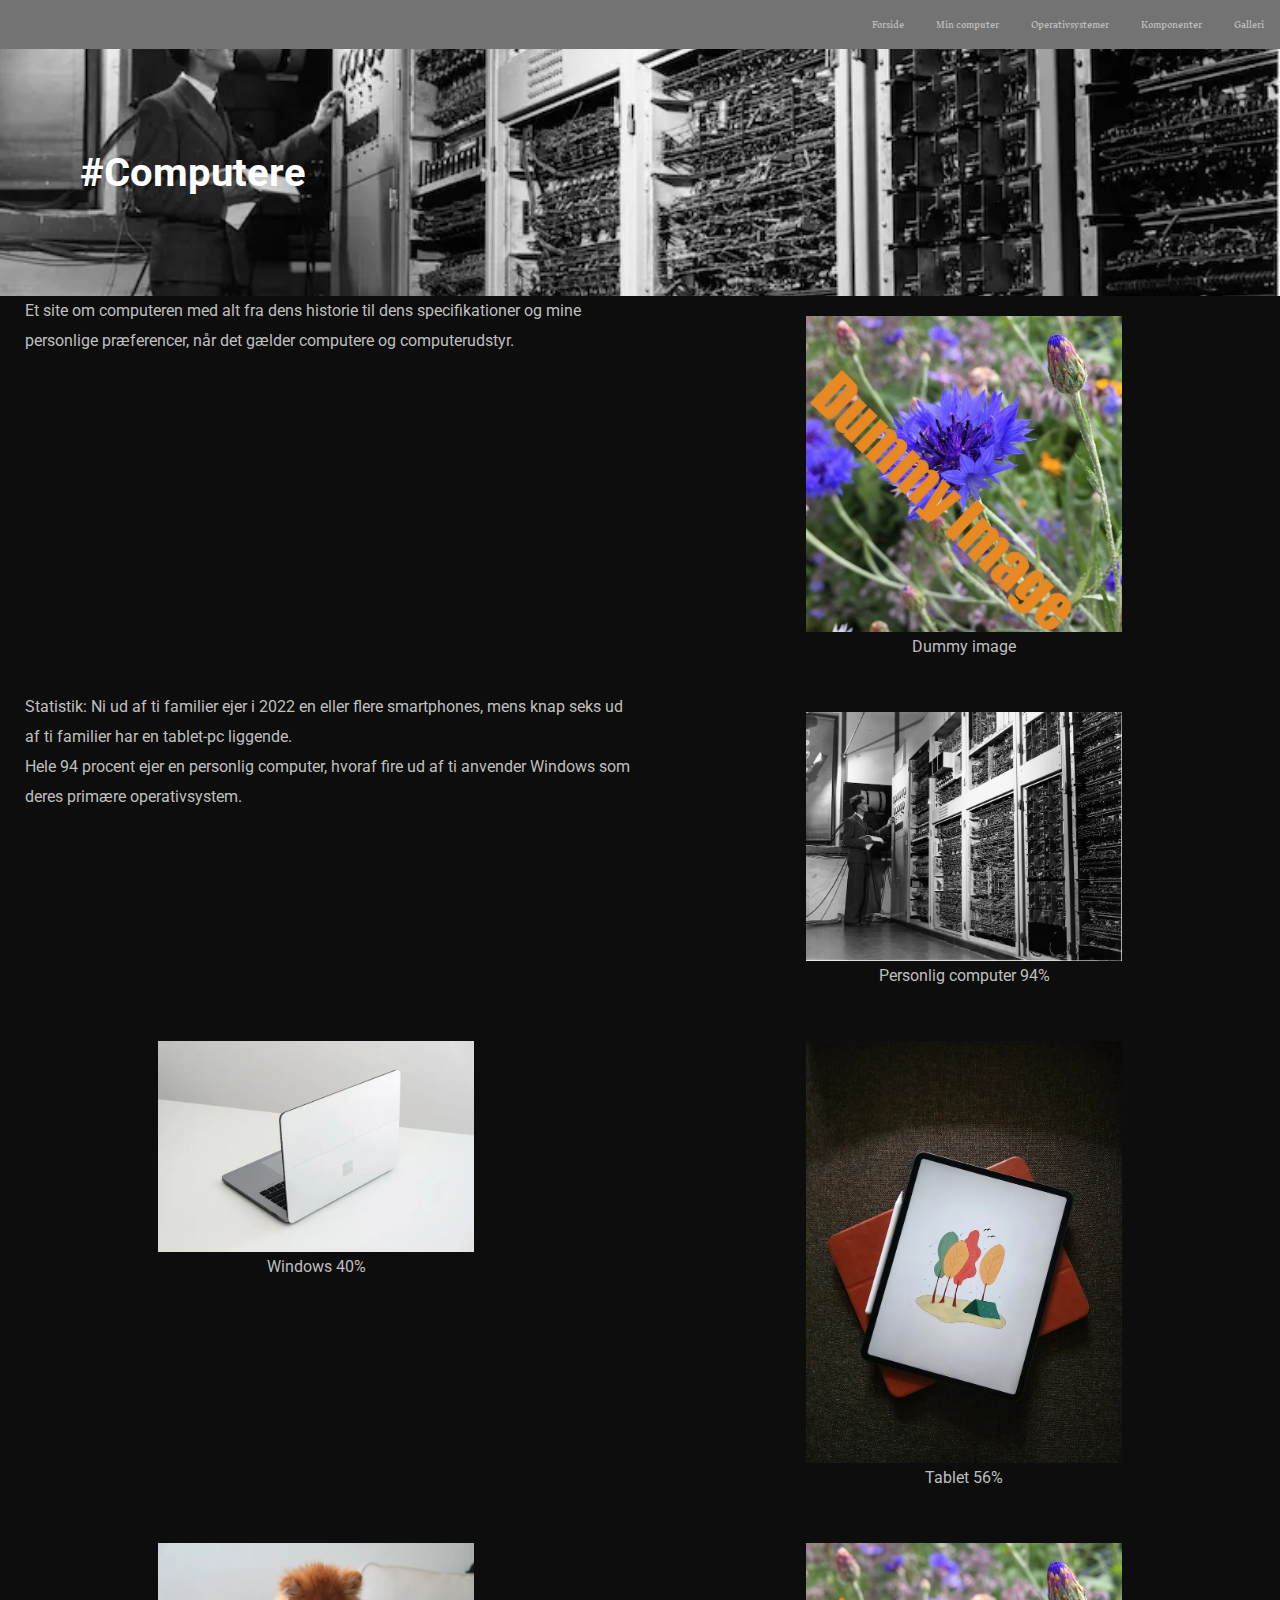
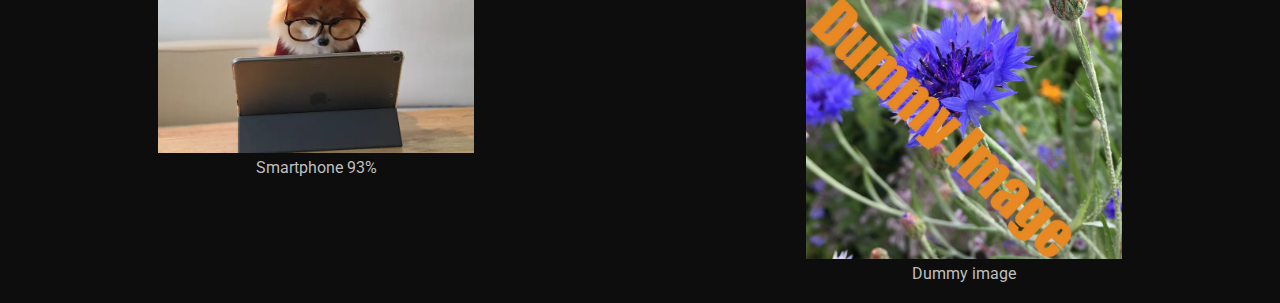
<file: index.html>
<!DOCTYPE html>
<html lang="da">
  <head>
    <meta charset="UTF-8" />
    <meta name="viewport" content="width=device-width, intial-scale=1.0" />
    <link rel="stylesheet" href="css/generel.css" />
    <!--Fonts-->
    <link rel="preconnect" href="https://fonts.googleapis.com" />
    <link rel="preconnect" href="https://fonts.gstatic.com" crossorigin />
    <link
      href="https://fonts.googleapis.com/css2?family=BioRhyme:wght@200..800&display=swap"
      rel="stylesheet"
    />
    <link rel="preconnect" href="https://fonts.googleapis.com" />
    <link rel="preconnect" href="https://fonts.gstatic.com" crossorigin />
    <link
      href="https://fonts.googleapis.com/css2?family=Inknut+Antiqua:wght@300;400;500;600;700;800;900&display=swap"
      rel="stylesheet"
    />
    <link rel="preconnect" href="https://fonts.googleapis.com" />
    <link rel="preconnect" href="https://fonts.gstatic.com" crossorigin />
    <link
      href="https://fonts.googleapis.com/css2?family=Roboto:ital,wght@0,100..900;1,100..900&display=swap"
      rel="stylesheet"
    />

    <title>Forside</title>
  </head>

  <body>
    <header>
      <nav>
        <ul>
          <li>
            <a href="galleri.html"><h6>Galleri</h6></a>
          </li>
          <li>
            <a href="komponenter.html"><h6>Komponenter</h6> </a>
          </li>
          <li>
            <a href="operativsystemer.html"><h6>Operativsystemer</h6> </a>
          </li>
          <li>
            <a href="min_computer.html"><h6>Min computer</h6> </a>
          </li>
          <li>
            <a href="index.html"><h6>Forside</h6></a>
          </li>
        </ul>
      </nav>
    </header>
    <h1>#Computere</h1>
    <main>
      <p>
        Et site om computeren med alt fra dens historie til dens specifikationer
        og mine personlige præferencer, når det gælder computere og
        computerudstyr.
      </p>
      <figure>
        <img src="imgs/dummy-image.webp" alt="dummy" />
        <figcaption>Dummy image</figcaption>
      </figure>
      <p>
        Statistik: Ni ud af ti familier ejer i 2022 en eller flere smartphones,
        mens knap seks ud af ti familier har en tablet-pc liggende. <br />
        Hele 94 procent ejer en personlig computer, hvoraf fire ud af ti
        anvender Windows som deres primære operativsystem.
      </p>
      <figure>
        <img src="imgs/computer-old.webp" alt="computer" />
        <figcaption>Personlig computer 94%</figcaption>
      </figure>
      <figure>
        <img src="imgs/windows.webp" alt="windows" />
        <figcaption>Windows 40%</figcaption>
      </figure>
      <figure>
        <img src="imgs/tablet.webp" alt="tablet" />
        <figcaption>Tablet 56%</figcaption>
      </figure>
      <figure>
        <img src="imgs/mac.webp" alt="mac" />
        <figcaption>Smartphone 93%</figcaption>
      </figure>
      <figure>
        <img src="imgs/dummy-image.webp" alt="dummy" />
        <figcaption>Dummy image</figcaption>
      </figure>
    </main>

    <footer></footer>
  </body>
</html>
</file>
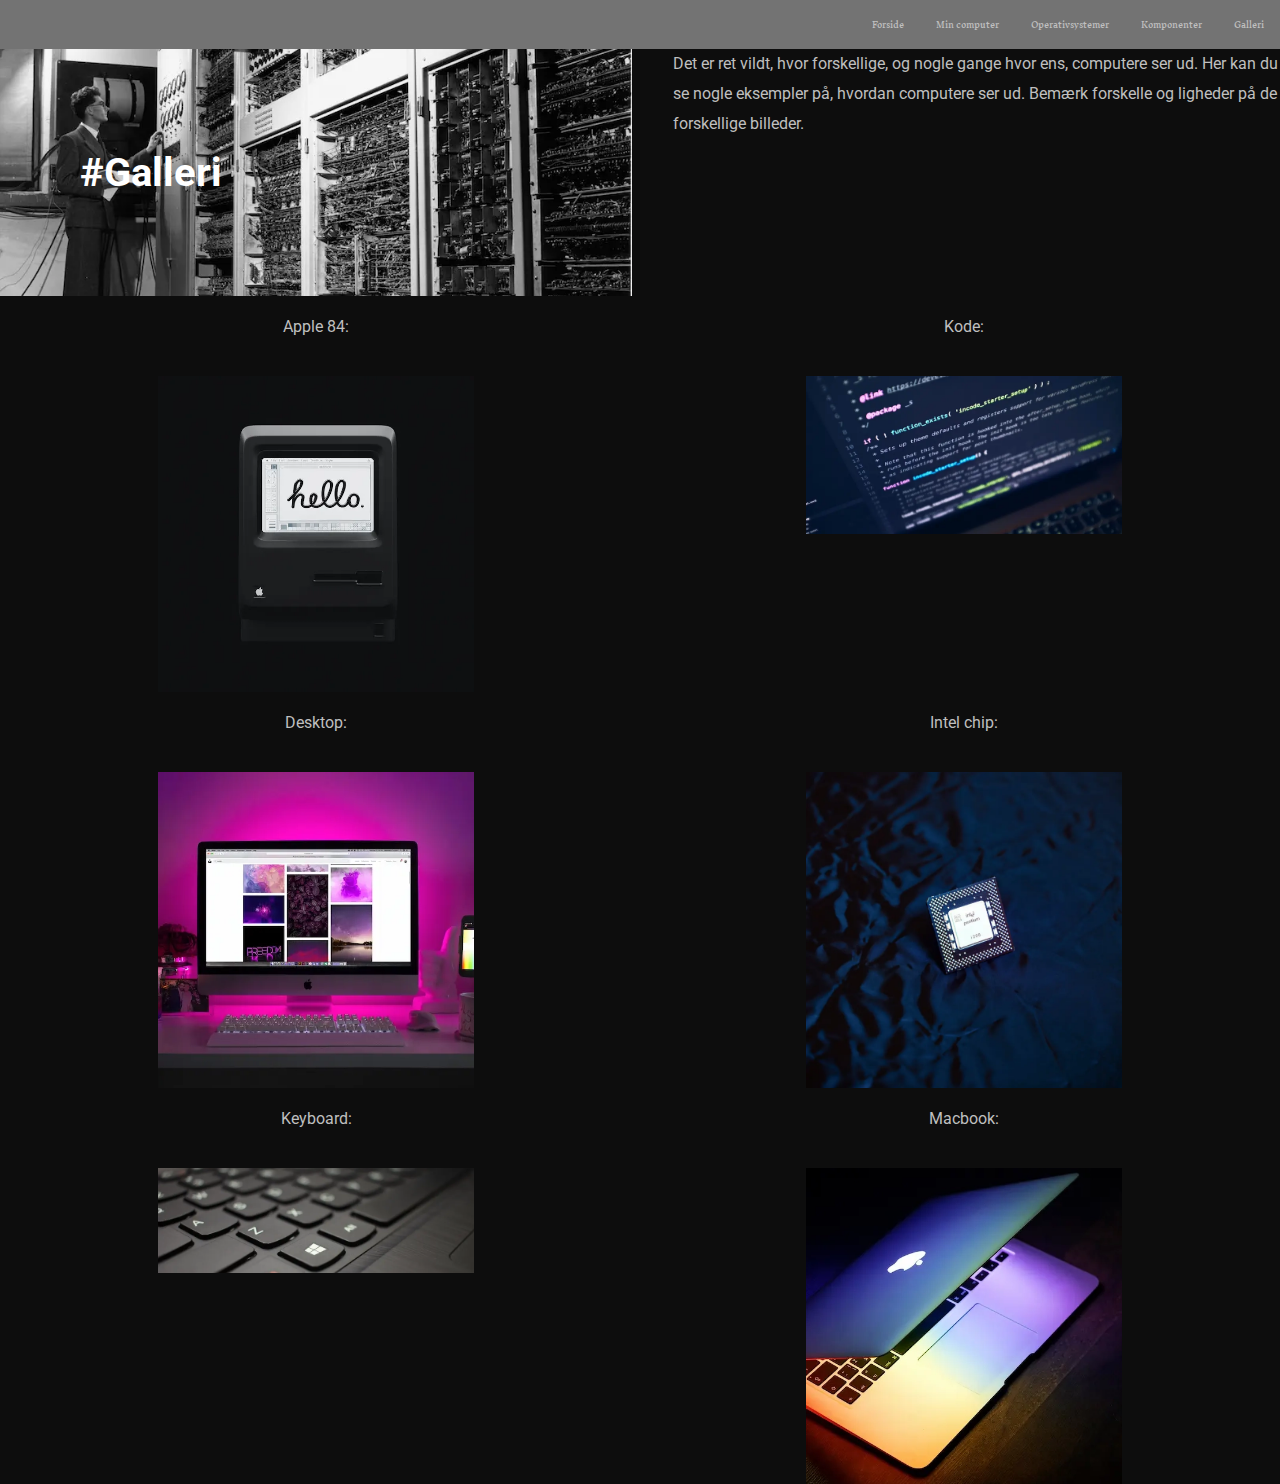
<file: galleri.html>
<!DOCTYPE html>
<html lang="da">
  <head>
    <meta charset="UTF-8" />
    <meta name="viewport" content="width=device-width, intial-scale=1.0" />
    <link rel="stylesheet" href="css/generel.css" />
    <!--Fonts-->
    <link rel="preconnect" href="https://fonts.googleapis.com" />
    <link rel="preconnect" href="https://fonts.gstatic.com" crossorigin />
    <link
      href="https://fonts.googleapis.com/css2?family=BioRhyme:wght@200..800&display=swap"
      rel="stylesheet"
    />
    <link rel="preconnect" href="https://fonts.googleapis.com" />
    <link rel="preconnect" href="https://fonts.gstatic.com" crossorigin />
    <link
      href="https://fonts.googleapis.com/css2?family=Inknut+Antiqua:wght@300;400;500;600;700;800;900&display=swap"
      rel="stylesheet"
    />
    <link rel="preconnect" href="https://fonts.googleapis.com" />
    <link rel="preconnect" href="https://fonts.gstatic.com" crossorigin />
    <link
      href="https://fonts.googleapis.com/css2?family=Roboto:ital,wght@0,100..900;1,100..900&display=swap"
      rel="stylesheet"
    />
    <title>Galleri</title>
  </head>

  <body>
    <header>
      <nav>
        <ul>
          <li>
            <a href="galleri.html"><h6>Galleri</h6></a>
          </li>
          <li>
            <a href="komponenter.html"><h6>Komponenter</h6> </a>
          </li>
          <li>
            <a href="operativsystemer.html"><h6>Operativsystemer</h6> </a>
          </li>
          <li>
            <a href="min_computer.html"><h6>Min computer</h6> </a>
          </li>
          <li>
            <a href="index.html"><h6>Forside</h6></a>
          </li>
        </ul>
      </nav>
    </header>
    <main>
      <h1>#Galleri</h1>
      <p>
        Det er ret vildt, hvor forskellige, og nogle gange hvor ens, computere
        ser ud. Her kan du se nogle eksempler på, hvordan computere ser ud.
        Bemærk forskelle og ligheder på de forskellige billeder.
      </p>
      <figure>
        <figcaption>Apple 84:</figcaption>
        <img src="imgs/galleri/apple-84.webp" alt="apple-84" />
      </figure>
      <figure>
        <figcaption>Kode:</figcaption>
        <img src="imgs/galleri/code.webp" alt="code" />
      </figure>
      <figure>
        <figcaption>Desktop:</figcaption>
        <img src="imgs/galleri/desktop-setup.webp" alt="desktop" />
      </figure>
      <figure>
        <figcaption>Intel chip:</figcaption>
        <img src="imgs/galleri/intel-chip.webp" alt="intel" />
      </figure>
      <figure>
        <figcaption>Keyboard:</figcaption>
        <img src="imgs/galleri/keyboard.webp" alt="keyboard" />
      </figure>
      <figure>
        <figcaption>Macbook:</figcaption>
        <img src="imgs/galleri/macbook.webp" alt="macbook" />
      </figure>
    </main>

    <footer></footer>
  </body>
</html>
</file>
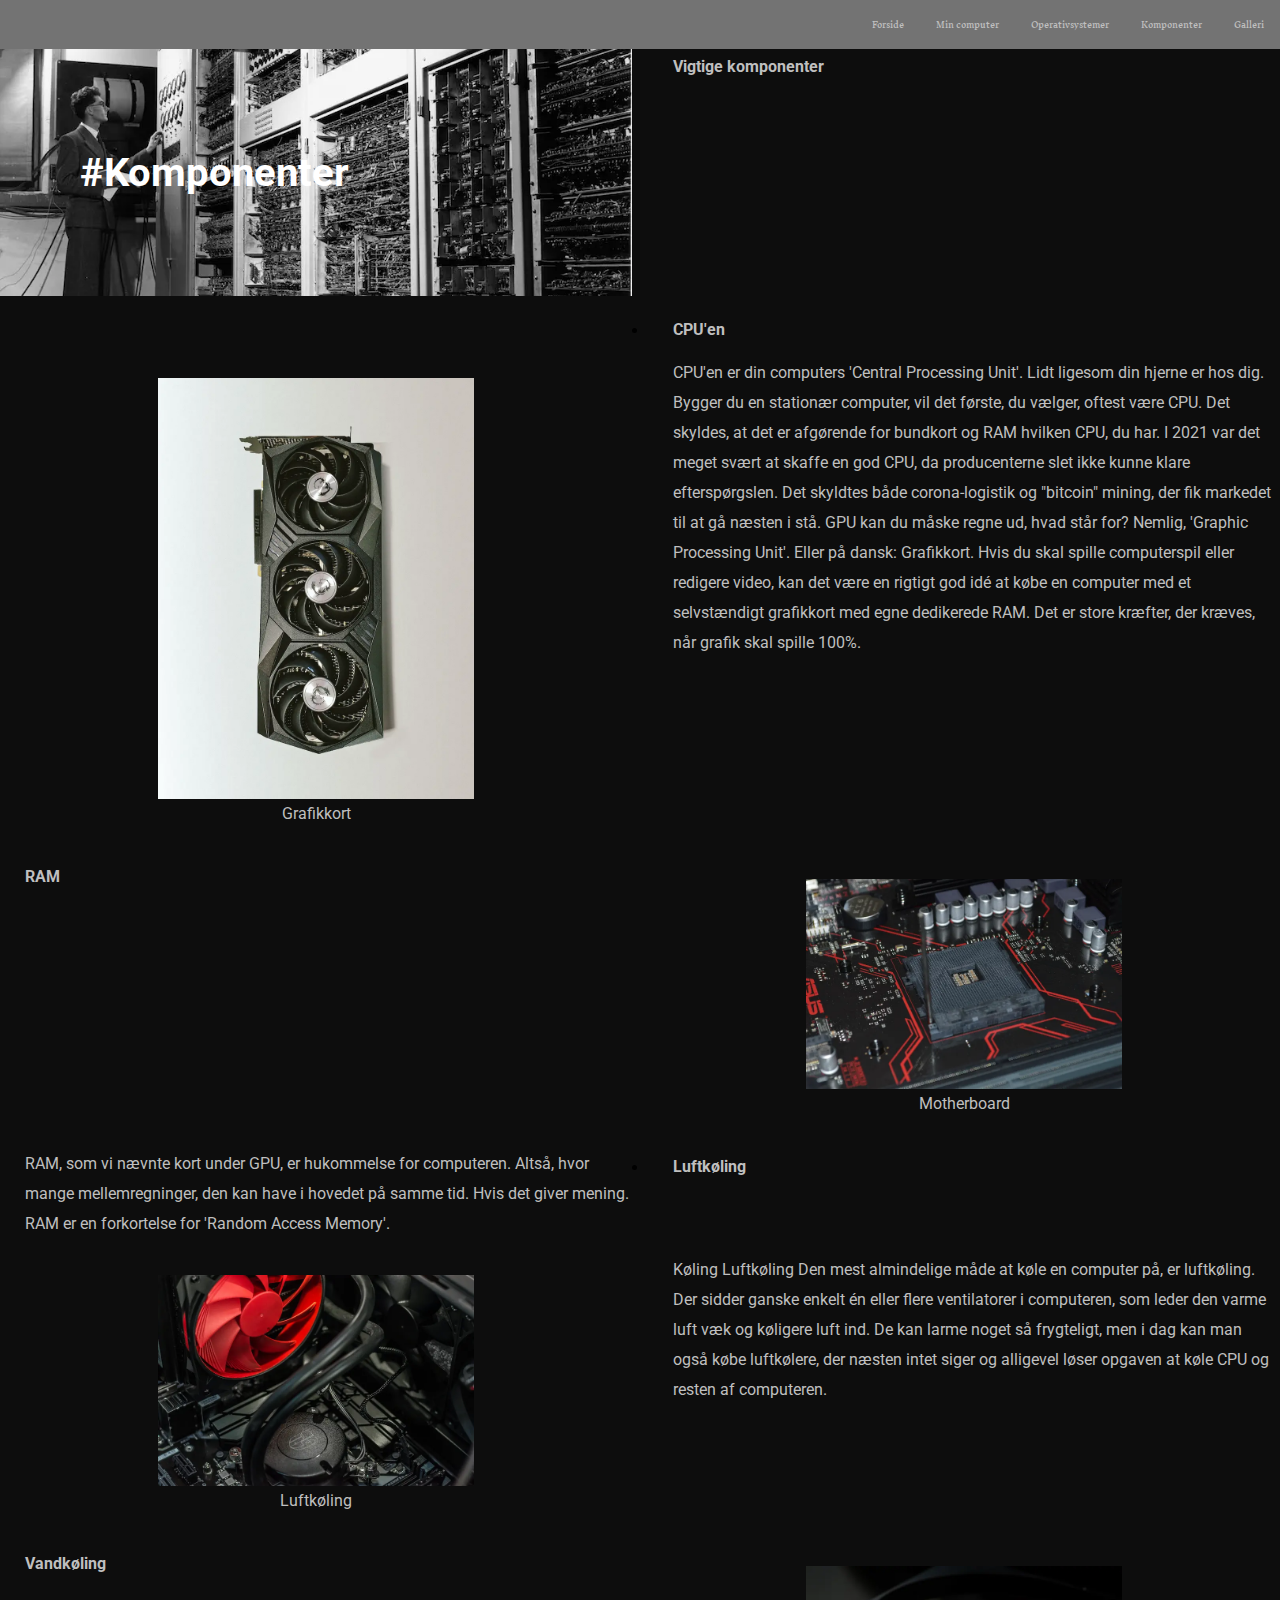
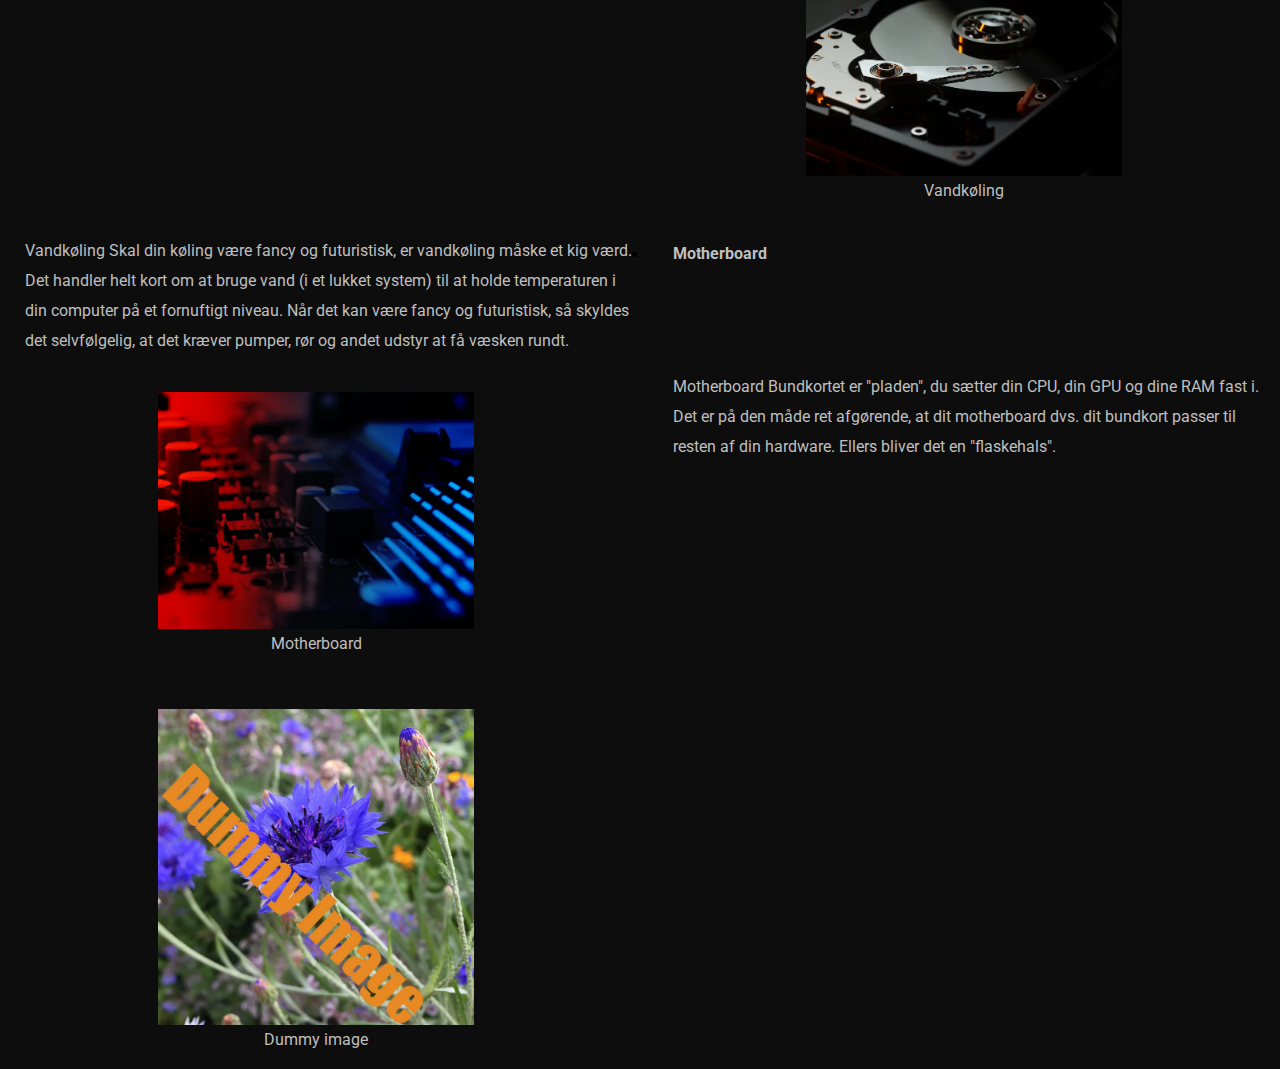
<file: komponenter.html>
<!DOCTYPE html>
<html lang="da">
  <head>
    <meta charset="UTF-8" />
    <meta name="viewport" content="width=device-width, intial-scale=1.0" />
    <link rel="stylesheet" href="css/generel.css" />
    <!--Fonts-->
    <link rel="preconnect" href="https://fonts.googleapis.com" />
    <link rel="preconnect" href="https://fonts.gstatic.com" crossorigin />
    <link
      href="https://fonts.googleapis.com/css2?family=BioRhyme:wght@200..800&display=swap"
      rel="stylesheet"
    />
    <link rel="preconnect" href="https://fonts.googleapis.com" />
    <link rel="preconnect" href="https://fonts.gstatic.com" crossorigin />
    <link
      href="https://fonts.googleapis.com/css2?family=Inknut+Antiqua:wght@300;400;500;600;700;800;900&display=swap"
      rel="stylesheet"
    />
    <link rel="preconnect" href="https://fonts.googleapis.com" />
    <link rel="preconnect" href="https://fonts.gstatic.com" crossorigin />
    <link
      href="https://fonts.googleapis.com/css2?family=Roboto:ital,wght@0,100..900;1,100..900&display=swap"
      rel="stylesheet"
    />

    <title>Komponenter</title>
  </head>

  <body>
    <header>
      <nav>
        <ul>
          <li>
            <a href="galleri.html"><h6>Galleri</h6></a>
          </li>
          <li>
            <a href="komponenter.html"><h6>Komponenter</h6> </a>
          </li>
          <li>
            <a href="operativsystemer.html"><h6>Operativsystemer</h6> </a>
          </li>
          <li>
            <a href="min_computer.html"><h6>Min computer</h6> </a>
          </li>
          <li>
            <a href="index.html"><h6>Forside</h6></a>
          </li>
        </ul>
      </nav>
    </header>
    <main>
      <h1>#Komponenter</h1>

      <h4>Vigtige komponenter</h4>
      <br />
      <li><h4>CPU'en</h4></li>
   </figure><figure>
      <img src="imgs/komponenter/grafikkort.webp" alt="grafik" />
      <figcaption>Grafikkort</figcaption>
</figure>
      <p>
        CPU'en er din computers 'Central Processing Unit'. Lidt ligesom din
        hjerne er hos dig. Bygger du en stationær computer, vil det første, du
        vælger, oftest være CPU. Det skyldes, at det er afgørende for bundkort
        og RAM hvilken CPU, du har. I 2021 var det meget svært at skaffe en god
        CPU, da producenterne slet ikke kunne klare efterspørgslen. Det skyldtes
        både corona-logistik og "bitcoin" mining, der fik markedet til at gå
        næsten i stå. GPU kan du måske regne ud, hvad står for? Nemlig, 'Graphic
        Processing Unit'. Eller på dansk: Grafikkort. Hvis du skal spille
        computerspil eller redigere video, kan det være en rigtigt god idé at
        købe en computer med et selvstændigt grafikkort med egne dedikerede RAM.
        Det er store kræfter, der kræves, når grafik skal spille 100%.<br /></p>
        <li><h4>RAM</h4></li>
 </figure><figure>
      <img src="imgs/komponenter/motherboard2.webp" alt="motherboard2" />
      <figcaption>Motherboard</figcaption>
</figure>
      

      <p>
        RAM, som vi nævnte kort under GPU, er hukommelse for computeren. Altså,
        hvor mange mellemregninger, den kan have i hovedet på samme tid. Hvis
        det giver mening. RAM er en forkortelse for 'Random Access Memory'.
      </p>
      <li><h4>Luftkøling</h4></li>
      <figure>
        <img src="imgs/komponenter/luft.webp" alt="luft" />
        <figcaption>Luftkøling</figcaption>
      </figure>
      <p>
        Køling Luftkøling Den mest almindelige måde at køle en computer på, er
        luftkøling. Der sidder ganske enkelt én eller flere ventilatorer i
        computeren, som leder den varme luft væk og køligere luft ind. De kan
        larme noget så frygteligt, men i dag kan man også købe luftkølere, der
        næsten intet siger og alligevel løser opgaven at køle CPU og resten af
        computeren.
      </p>
      <li><h4>Vandkøling</h4></li>
      <figure>
        <img src="imgs/komponenter/vand.webp" alt="vand" />
        <figcaption>Vandkøling</figcaption>
      </figure>
      <p>
        Vandkøling Skal din køling være fancy og futuristisk, er vandkøling
        måske et kig værd. Det handler helt kort om at bruge vand (i et lukket
        system) til at holde temperaturen i din computer på et fornuftigt
        niveau. Når det kan være fancy og futuristisk, så skyldes det
        selvfølgelig, at det kræver pumper, rør og andet udstyr at få væsken
        rundt.
      </p>
      <li><h4>Motherboard</h4></li>
      <figure>
        <img src="imgs/komponenter/motherboard1.webp" alt="motherboard" />
        <figcaption>Motherboard</figcaption>
      </figure>
      <p>
        Motherboard Bundkortet er "pladen", du sætter din CPU, din GPU og dine
        RAM fast i. Det er på den måde ret afgørende, at dit motherboard dvs.
        dit bundkort passer til resten af din hardware. Ellers bliver det en
        "flaskehals".
      </p>
      <figure>
        <img src="imgs/dummy-image.webp" alt="dummy" />
        <figcaption>Dummy image</figcaption>
      </figure>
    </main>

    <footer></footer>
  </body>
</html>
</file>
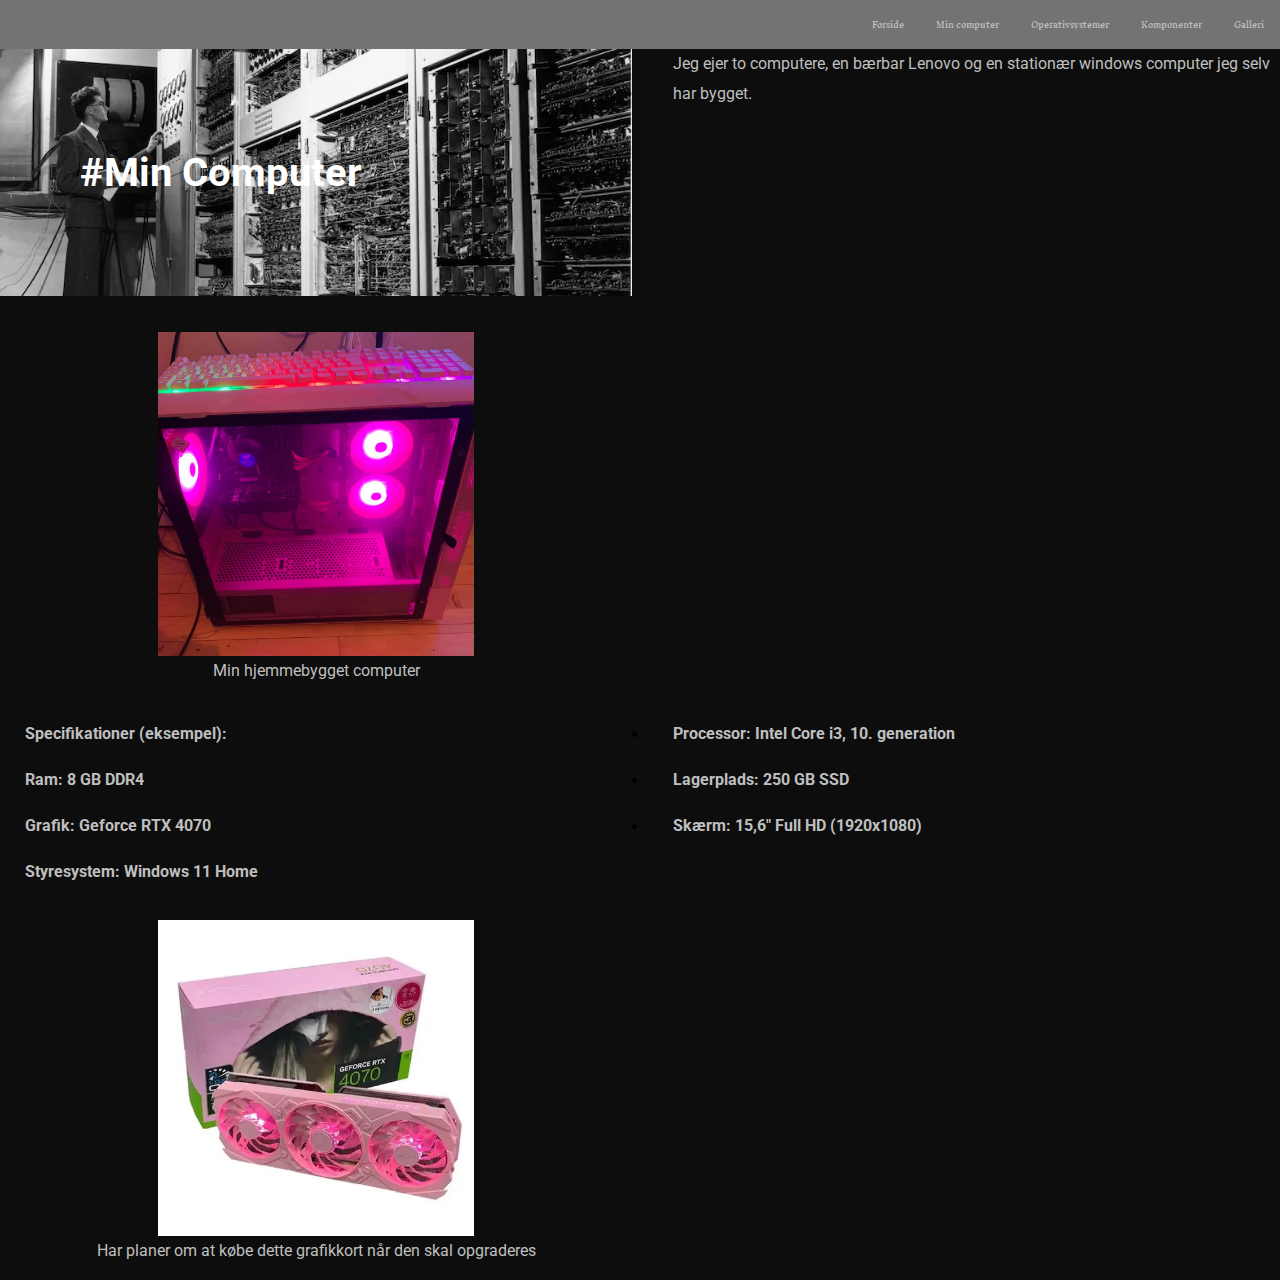
<file: min_computer.html>
<!DOCTYPE html>
<html lang="da">
  <head>
    <meta charset="UTF-8" />
    <meta name="viewport" content="width=device-width, intial-scale=1.0" />
    <link rel="stylesheet" href="css/generel.css" />
    <!--Fonts-->
    <link rel="preconnect" href="https://fonts.googleapis.com" />
    <link rel="preconnect" href="https://fonts.gstatic.com" crossorigin />
    <link
      href="https://fonts.googleapis.com/css2?family=BioRhyme:wght@200..800&display=swap"
      rel="stylesheet"
    />
    <link rel="preconnect" href="https://fonts.googleapis.com" />
    <link rel="preconnect" href="https://fonts.gstatic.com" crossorigin />
    <link
      href="https://fonts.googleapis.com/css2?family=Inknut+Antiqua:wght@300;400;500;600;700;800;900&display=swap"
      rel="stylesheet"
    />
    <link rel="preconnect" href="https://fonts.googleapis.com" />
    <link rel="preconnect" href="https://fonts.gstatic.com" crossorigin />
    <link
      href="https://fonts.googleapis.com/css2?family=Roboto:ital,wght@0,100..900;1,100..900&display=swap"
      rel="stylesheet"
    />

    <title>Min computer</title>
  </head>

  <body>
    <header>
      <nav>
        <ul>
          <li>
            <a href="galleri.html"><h6>Galleri</h6></a>
          </li>
          <li>
            <a href="komponenter.html"><h6>Komponenter</h6> </a>
          </li>
          <li>
            <a href="operativsystemer.html"><h6>Operativsystemer</h6> </a>
          </li>
          <li>
            <a href="min_computer.html"><h6>Min computer</h6> </a>
          </li>
          <li>
            <a href="index.html"><h6>Forside</h6></a>
          </li>
        </ul>
      </nav>
    </header>
    <main>
      <h1>#Min Computer</h1>
      <p>
        Jeg ejer to computere, en bærbar Lenovo og en stationær windows computer
        jeg selv har bygget.
      </p>
      <figure>
        <img src="imgs/mincomputer/mincomputer2.jpg" alt="min_computer" />
        <figcaption>Min hjemmebygget computer</figcaption>
      </figure>

      <p>
        <li><h4>Specifikationer (eksempel):</h4></li>
        <li><h4>Processor: Intel Core i3, 10. generation</h4></li>
        <li><h4>Ram: 8 GB DDR4</h4></li>
        <li><h4>Lagerplads: 250 GB SSD</h4></li>
        <li><h4>Grafik: Geforce RTX 4070</h4></li>
        <li><h4>Skærm: 15,6" Full HD (1920x1080)</h4></li>
        <li><h4>Styresystem: Windows 11 Home</h4></li>
      </p>
      <figure>
        <img src="imgs/mincomputer/grafikkort.webp" alt="Grafikkort" />
        <figcaption>
          Har planer om at købe dette grafikkort når den skal opgraderes
        </figcaption>
      </figure>
    </main>

    <footer></footer>
  </body>
</html>
</file>
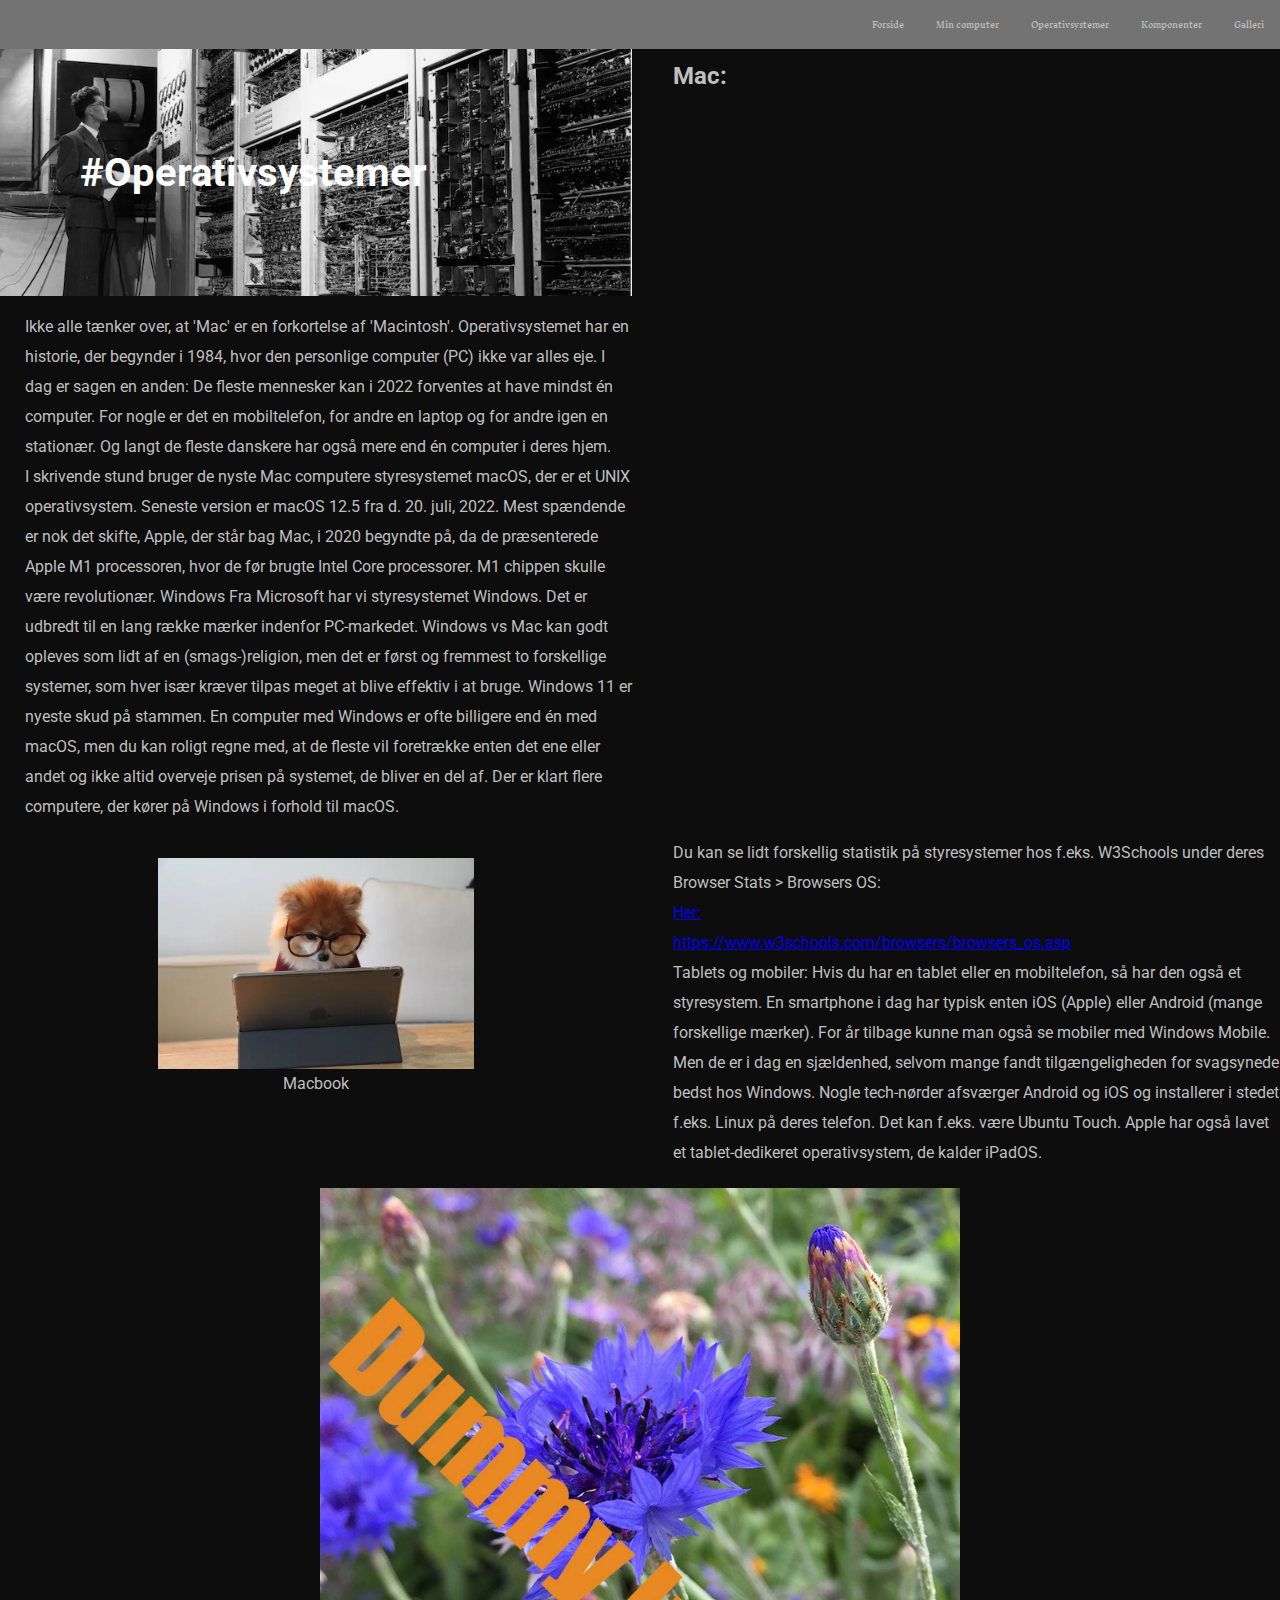
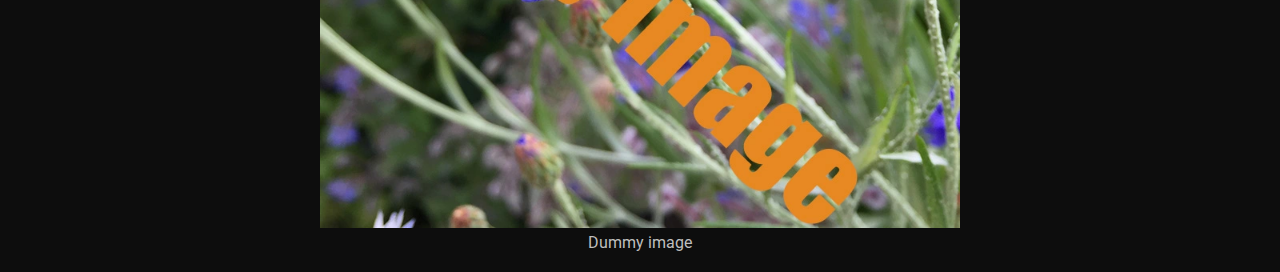
<file: operativsystemer.html>
<!DOCTYPE html>
<html lang="da">
  <head>
    <meta charset="UTF-8" />
    <meta name="viewport" content="width=device-width, intial-scale=1.0" />
    <link rel="stylesheet" href="css/generel.css" />
    <meta name="robots" content="noindex" />
    <link rel="preconnect" href="https://fonts.googleapis.com" />
    <link rel="preconnect" href="https://fonts.gstatic.com" crossorigin />
    <!--Fonts-->
    <link rel="preconnect" href="https://fonts.googleapis.com" />
    <link rel="preconnect" href="https://fonts.gstatic.com" crossorigin />
    <link
      href="https://fonts.googleapis.com/css2?family=BioRhyme:wght@200..800&display=swap"
      rel="stylesheet"
    />
    <link rel="preconnect" href="https://fonts.googleapis.com" />
    <link rel="preconnect" href="https://fonts.gstatic.com" crossorigin />
    <link
      href="https://fonts.googleapis.com/css2?family=Inknut+Antiqua:wght@300;400;500;600;700;800;900&display=swap"
      rel="stylesheet"
    />
    <link rel="preconnect" href="https://fonts.googleapis.com" />
    <link rel="preconnect" href="https://fonts.gstatic.com" crossorigin />
    <link
      href="https://fonts.googleapis.com/css2?family=Roboto:ital,wght@0,100..900;1,100..900&display=swap"
      rel="stylesheet"
    />

    <title>Operativsystemer</title>
  </head>

  <body>
    <header>
      <nav>
        <ul>
          <li>
            <a href="galleri.html"><h6>Galleri</h6></a>
          </li>
          <li>
            <a href="komponenter.html"><h6>Komponenter</h6> </a>
          </li>
          <li>
            <a href="operativsystemer.html"><h6>Operativsystemer</h6> </a>
          </li>
          <li>
            <a href="min_computer.html"><h6>Min computer</h6> </a>
          </li>
          <li>
            <a href="index.html"><h6>Forside</h6></a>
          </li>
        </ul>
      </nav>
    </header>
    <main>
      <h1>#Operativsystemer</h1>

      <h2>Mac:</h2>
      <p>
        Ikke alle tænker over, at 'Mac' er en forkortelse af 'Macintosh'.
        Operativsystemet har en historie, der begynder i 1984, hvor den
        personlige computer (PC) ikke var alles eje. I dag er sagen en anden: De
        fleste mennesker kan i 2022 forventes at have mindst én computer. For
        nogle er det en mobiltelefon, for andre en laptop og for andre igen en
        stationær. Og langt de fleste danskere har også mere end én computer i
        deres hjem.
        <br />
        I skrivende stund bruger de nyste Mac computere styresystemet macOS, der
        er et UNIX operativsystem. Seneste version er macOS 12.5 fra d. 20.
        juli, 2022. Mest spændende er nok det skifte, Apple, der står bag Mac, i
        2020 begyndte på, da de præsenterede Apple M1 processoren, hvor de før
        brugte Intel Core processorer. M1 chippen skulle være revolutionær.
        Windows Fra Microsoft har vi styresystemet Windows. Det er udbredt til
        en lang række mærker indenfor PC-markedet. Windows vs Mac kan godt
        opleves som lidt af en (smags-)religion, men det er først og fremmest to
        forskellige systemer, som hver især kræver tilpas meget at blive
        effektiv i at bruge. Windows 11 er nyeste skud på stammen. En computer
        med Windows er ofte billigere end én med macOS, men du kan roligt regne
        med, at de fleste vil foretrække enten det ene eller andet og ikke altid
        overveje prisen på systemet, de bliver en del af. Der er klart flere
        computere, der kører på Windows i forhold til macOS.
      </p>
      <br />
      <figure>
        <img src="imgs/mac.webp" alt="mac" />
        <figcaption>Macbook</figcaption>
      </figure>
      <p>
        Du kan se lidt forskellig statistik på styresystemer hos f.eks.
        W3Schools under deres Browser Stats > Browsers OS:<br />
        <a href="https://www.w3schools.com/browsers/browsers_os.asp"
          >Her: <br />
          https://www.w3schools.com/browsers/browsers_os.asp</a
        >

        <br />
        Tablets og mobiler: Hvis du har en tablet eller en mobiltelefon, så har
        den også et styresystem. En smartphone i dag har typisk enten iOS
        (Apple) eller Android (mange forskellige mærker). For år tilbage kunne
        man også se mobiler med Windows Mobile. Men de er i dag en sjældenhed,
        selvom mange fandt tilgængeligheden for svagsynede bedst hos Windows.
        Nogle tech-nørder afsværger Android og iOS og installerer i stedet
        f.eks. Linux på deres telefon. Det kan f.eks. være Ubuntu Touch. Apple
        har også lavet et tablet-dedikeret operativsystem, de kalder iPadOS.
      </p>
    </main>
    <figure>
      <img src="imgs/dummy-image.webp" alt="dummy" />
      <figcaption>Dummy image</figcaption>
    </figure>
    <footer></footer>
  </body>
</html>
</file>
<file: css/generel.css>
* {
  margin: 0;
  padding: 0;
}

@media (width>=800px) {
  main {
    display: grid;
    grid-template-columns: 1fr 1fr;
    gap: 1em;
  }
}

body {
  background-color: #0d0d0d;
}

ul {
  background-color: #737373;
  list-style: none;
  margin: 0;
  padding: 0;
  overflow: hidden;
}

ul li {
  float: right;
}

ul li a {
  color: #bfbfbf;
  display: block;
  text-align: center;
  padding: 14px 16px;
  text-decoration: none;
}

h6 {
  font-family: "Inknut Antiqua", serif;
  font-weight: 500;
  font-size: 50%;
}

ul li a:hover {
  color: #0d0d0d;
}

h1 {
  background-image: url("../imgs/computer-old.webp"); /*imgs/dummy-image.webp*/
  background-size: cover;
  background-position: center;
  color: #fff;
  padding: 100px;
  font-family: "Roboto", sans-serif;
  font-size: 250%;
  margin-left: -20px;
}

h2 {
  padding: 15px 0 20px 0;
  color: #bfbfbf;
  padding-left: 25px;
  line-height: 25px;
  font-family: "Roboto", sans-serif;
}

img {
  display: block;
  margin: auto;
  width: 50%;
  padding-top: 20px;
}

figcaption {
  color: #bfbfbf;
  text-align: center;
  padding-top: 5px;
  padding-bottom: 20px;
  font-family: "Roboto", sans-serif;
}

p {
  color: #bfbfbf;
  padding-left: 25px;
  line-height: 30px;
  font-family: "Roboto", sans-serif;
}

h4 {
  padding-top: 5px;
  color: #bfbfbf;
  padding-left: 25px;
  line-height: 25px;
  font-family: "Roboto", sans-serif;
}
</file>
